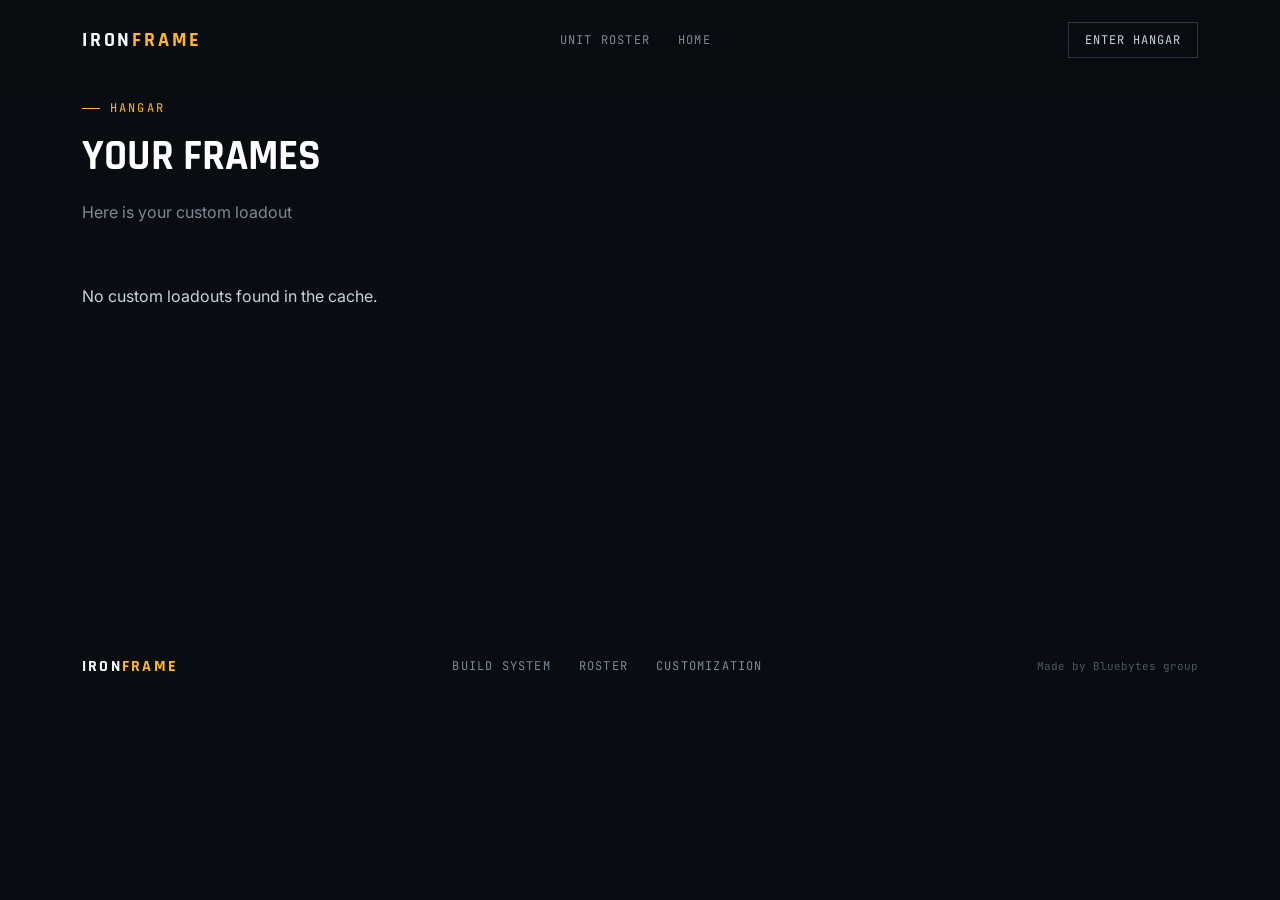
<file: hangar.html>
<!DOCTYPE html>
<html lang="en">

<head>
    <meta charset="UTF-8">
    <meta name="viewport" content="width=device-width, initial-scale=1.0">
    <title>IRONFRAMEBuilder</title>
    <link rel="preconnect" href="https://fonts.googleapis.com">
    <link
        href="https://fonts.googleapis.com/css2?family=Inter:wght@400;500;600&family=JetBrains+Mono:wght@400;500;700&family=Rajdhani:wght@500;600;700&display=swap"
        rel="stylesheet">
    <link rel="stylesheet" href="index.css">
</head>

<body>

    <header>
        <div class="wrap">
            <nav>
                <div class="logo">IRON<span>FRAME</span></div>
                <div class="navlinks">
                    <a href="Roster.html">Unit Roster</a>
                    <a href="index.html">Home</a>
                </div>
                <a class="nav-cta" href="#cta">Enter Hangar</a>
            </nav>
        </div>
    </header>

    <main>
        <!-- Roster Section -->
        <section id="roster">
            <div class="wrap">
                <div class="section-head">
                    <div class="eyebrow">Hangar</div>
                    <h2>Your Frames</h2>
                    <p>Here is your custom loadout</p>
                </div>

                <!-- We will inject all the saved loadouts into this container -->
                <div class="roster" id="roster-container">
                    <!-- Javascript will populate this -->
                </div>

                <script>
                    function getAllSavedLoadouts() {
                        var savedLoadouts = [];
                        var cachePrefix = 'ironframe_loadout_';

                        for (var i = 0; i < localStorage.length; i++) {
                            var key = localStorage.key(i);
                            if (key && key.indexOf(cachePrefix) === 0) {
                                try {
                                    var cachedData = localStorage.getItem(key);
                                    var loadout = JSON.parse(cachedData);

                                    if (loadout && loadout.frame) {
                                        savedLoadouts.push(loadout);
                                    }
                                } catch (e) {
                                    console.warn('Failed to parse saved loadout for key: ' + key, e);
                                }
                            }
                        }
                        return savedLoadouts;
                    }

                    // 1. Get the loadouts
                    var myLoadouts = getAllSavedLoadouts();

                    // 2. Target the container
                    var rosterContainer = document.getElementById("roster-container");

                    // 3. Clear the container just in case
                    rosterContainer.innerHTML = "";

                    // 4. Render the loadouts
                    if (myLoadouts.length === 0) {
                        rosterContainer.innerHTML = "<p>No custom loadouts found in the cache.</p>";
                        console.log("No loadouts found in cache.");
                    } else {
                        console.log("Found " + myLoadouts.length + " saved loadout(s):");

                        myLoadouts.forEach(function (loadout) {
                            // Extract just the part IDs from the parts object to make a comma-separated list
                            var partsList = Object.values(loadout.parts).join(", ");

                            // Create the HTML for this specific loadout
                            var loadoutHTML = `
                                <div class="loadout-container">
                                    <div class="loadout-image">
                                    </div>
                                    <div class="loadout-info">
                                        <h2>${loadout.frame.toUpperCase()}</h2>
                                        <p>${partsList.replace(/-/g, ' ')}</p>
                                    </div>
                                </div>
                            `;

                            // Append it to the container (using += so we don't overwrite previous ones)
                            rosterContainer.innerHTML += loadoutHTML;

                            // Keep console logs for debugging
                            console.log("Frame: " + loadout.frame.toUpperCase());
                            console.log("Parts:", loadout.parts);
                            console.log("----------------------");
                        });
                    }
                </script>
            </div>
        </section>

        <!-- Customization Section -->
        <section id="customize">

        </section>

    </main>

    <footer>
        <div class="wrap foot-grid">
            <div class="logo" style="font-size:16px;">IRON<span>FRAME</span></div>
            <div class="foot-links">
                <a href="#pipeline">Build System</a>
                <a href="#roster">Roster</a>
                <a href="#customize">Customization</a>
            </div>
            <div class="foot-note">Made by Bluebytes group</div>
        </div>
    </footer>

</body>

</html>
</file>
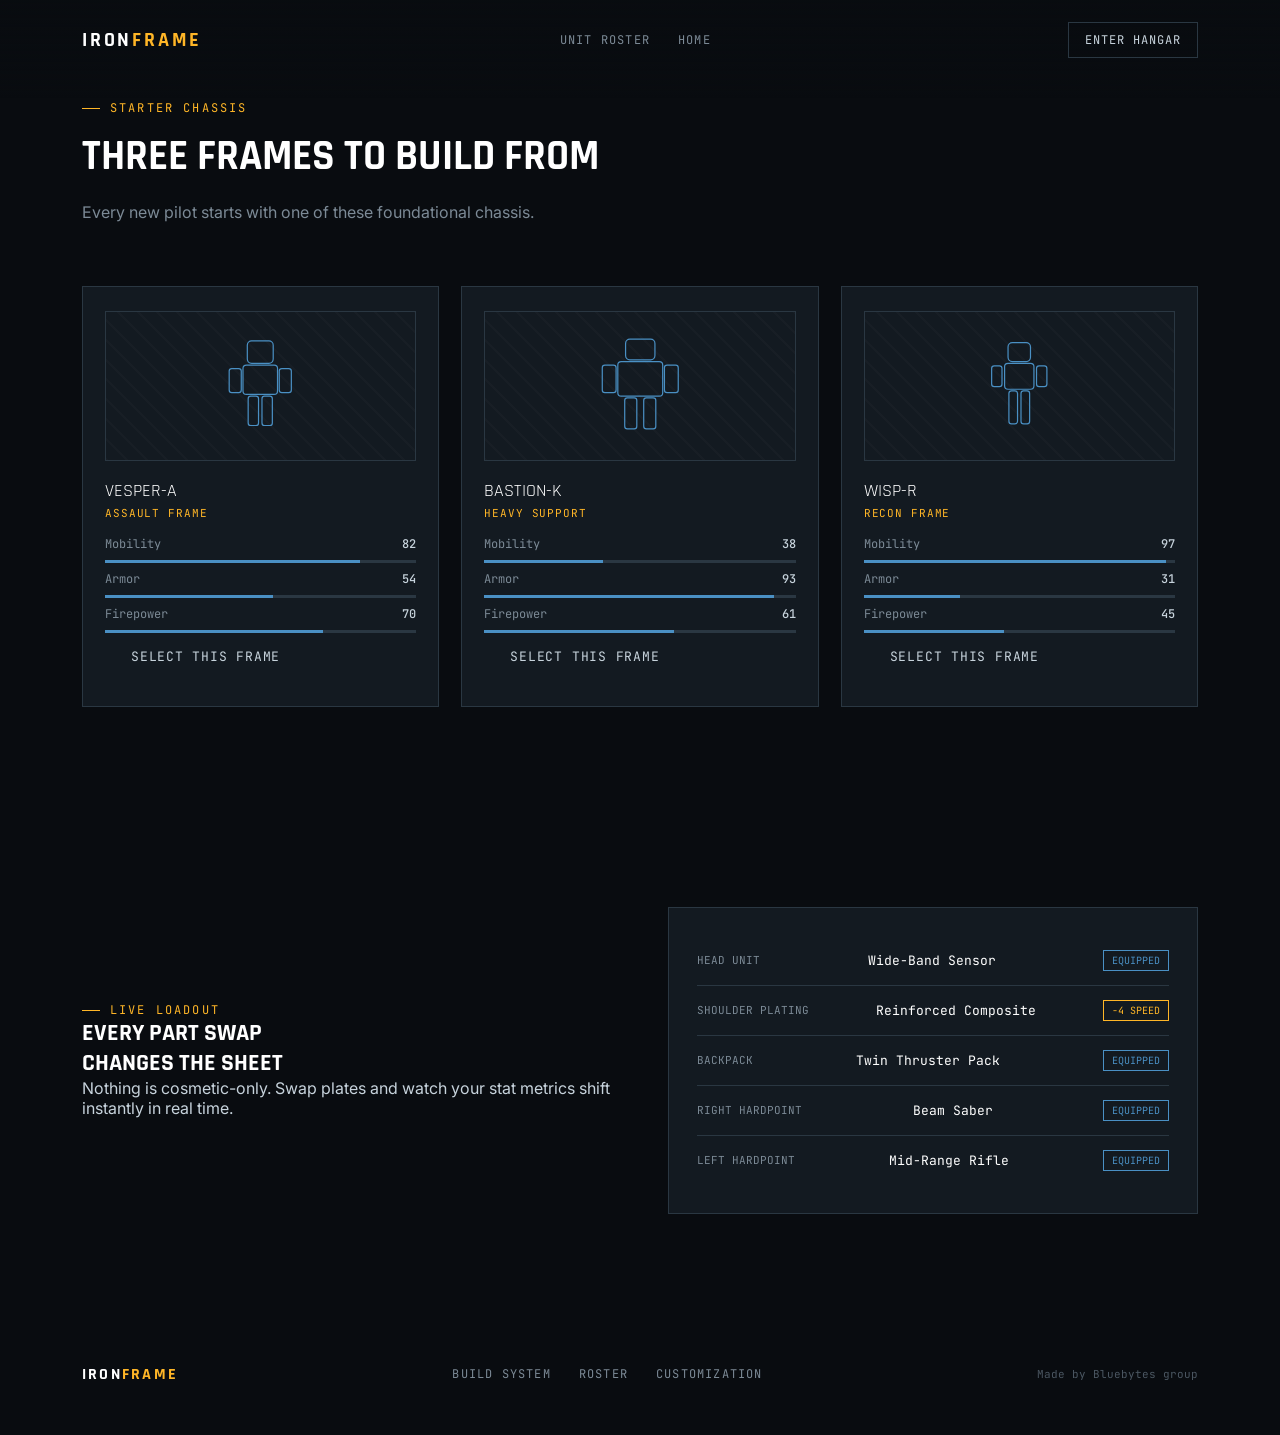
<file: mechselect.html>
<!DOCTYPE html>
<html lang="en">

<head>
    <meta charset="UTF-8">
    <meta name="viewport" content="width=device-width, initial-scale=1.0">
    <title>IRONFRAMEBuilder</title>
    <link rel="preconnect" href="https://fonts.googleapis.com">
    <link
        href="https://fonts.googleapis.com/css2?family=Inter:wght@400;500;600&family=JetBrains+Mono:wght@400;500;700&family=Rajdhani:wght@500;600;700&display=swap"
        rel="stylesheet">
    <link rel="stylesheet" href="index.css">
</head>

<body>

    <header>
        <div class="wrap">
            <nav>
                <div class="logo">IRON<span>FRAME</span></div>
                <div class="navlinks">
                    <a href="Roster.html">Unit Roster</a>
                    <a href="index.html">Home</a>
                </div>
                <a class="nav-cta" href="#cta">Enter Hangar</a>
            </nav>
        </div>
    </header>

    <main>
        <!-- Roster Section -->
        <section id="roster">
            <div class="wrap">
                <div class="section-head">
                    <div class="eyebrow">Starter chassis</div>
                    <h2>Three frames to build from</h2>
                    <p>Every new pilot starts with one of these foundational chassis.</p>
                </div>
                <div class="roster">
                    <!-- Card 1 -->

                    <div class="unit-card hud-frame">
                        <div class="unit-visual">
                            <svg viewBox="0 0 100 120" fill="none" stroke="#4a90c4" stroke-width="1.4">
                                <rect x="35" y="8" width="30" height="26" rx="5" />
                                <rect x="30" y="36" width="40" height="34" rx="4" />
                                <rect x="14" y="40" width="14" height="28" rx="3" />
                                <rect x="72" y="40" width="14" height="28" rx="3" />
                                <rect x="36" y="72" width="12" height="34" rx="3" />
                                <rect x="52" y="72" width="12" height="34" rx="3" />
                            </svg>
                        </div>

                        <div class="unit-name">VESPER-A</div>
                        <div class="unit-class">Assault Frame</div>
                        <div class="unit-specs">
                            <div class="spec-row"><span>Mobility</span><b>82</b></div>
                            <div class="spec-bar"><i style="width:82%"></i></div>
                            <div class="spec-row"><span>Armor</span><b>54</b></div>
                            <div class="spec-bar"><i style="width:54%"></i></div>
                            <div class="spec-row"><span>Firepower</span><b>70</b></div>
                            <div class="spec-bar"><i style="width:70%"></i></div>
                        </div>
                        <div class="btn">
                            <a href="Mechbuilder/mechbuildervesper.html">Select This Frame</a>
                        </div>
                    </div>
                    <!-- Card 2 -->
                    <div class="unit-card hud-frame">
                        <div class="unit-visual">
                            <svg viewBox="0 0 100 120" fill="none" stroke="#4a90c4" stroke-width="1.4">
                                <rect x="33" y="6" width="34" height="24" rx="5" />
                                <rect x="24" y="32" width="52" height="40" rx="4" />
                                <rect x="6" y="36" width="16" height="32" rx="3" />
                                <rect x="78" y="36" width="16" height="32" rx="3" />
                                <rect x="32" y="74" width="14" height="36" rx="3" />
                                <rect x="54" y="74" width="14" height="36" rx="3" />
                            </svg>
                        </div>

                        <div class="unit-name">BASTION-K</div>
                        <div class="unit-class">Heavy Support</div>
                        <div class="unit-specs">
                            <div class="spec-row"><span>Mobility</span><b>38</b></div>
                            <div class="spec-bar"><i style="width:38%"></i></div>
                            <div class="spec-row"><span>Armor</span><b>93</b></div>
                            <div class="spec-bar"><i style="width:93%"></i></div>
                            <div class="spec-row"><span>Firepower</span><b>61</b></div>
                            <div class="spec-bar"><i style="width:61%"></i></div>
                        </div>
                        <div class="btn">
                            <a href="Mechbuilder/mechbuilderbastion.html">Select This Frame</a>
                        </div>
                    </div>
                    <!-- Card 3 -->
                    <div class="unit-card hud-frame">
                        <div class="unit-visual">
                            <svg viewBox="0 0 100 120" fill="none" stroke="#4a90c4" stroke-width="1.4">
                                <rect x="37" y="10" width="26" height="22" rx="5" />
                                <rect x="33" y="34" width="34" height="30" rx="4" />
                                <rect x="18" y="37" width="12" height="24" rx="3" />
                                <rect x="70" y="37" width="12" height="24" rx="3" />
                                <rect x="38" y="66" width="10" height="38" rx="3" />
                                <rect x="52" y="66" width="10" height="38" rx="3" />
                            </svg>
                        </div>
                        <div class="unit-name">WISP-R</div>
                        <div class="unit-class">Recon Frame</div>
                        <div class="unit-specs">
                            <div class="spec-row"><span>Mobility</span><b>97</b></div>
                            <div class="spec-bar"><i style="width:97%"></i></div>
                            <div class="spec-row"><span>Armor</span><b>31</b></div>
                            <div class="spec-bar"><i style="width:31%"></i></div>
                            <div class="spec-row"><span>Firepower</span><b>45</b></div>
                            <div class="spec-bar"><i style="width:45%"></i></div>
                        </div>
                        <div class="btn">
                            <a href="Mechbuilder/mechbuilderwisp.html">Select This Frame</a>
                        </div>
                    </div>
                </div>
            </div>
        </section>

        <!-- Customization Section -->
        <section id="customize">
            <div class="wrap customize">
                <div>
                    <div class="eyebrow">Live loadout</div>
                    <h2>Every part swap<br>changes the sheet</h2>
                    <p>Nothing is cosmetic-only. Swap plates and watch your stat metrics shift instantly in real time.
                    </p>
                </div>
                <div class="swap-panel hud-frame">
                    <div class="swap-row"><span class="label">Head Unit</span><span class="value">Wide-Band
                            Sensor</span><span class="chip">Equipped</span></div>
                    <div class="swap-row"><span class="label">Shoulder Plating</span><span class="value">Reinforced
                            Composite</span><span class="chip warn">-4 Speed</span></div>
                    <div class="swap-row"><span class="label">Backpack</span><span class="value">Twin Thruster
                            Pack</span><span class="chip">Equipped</span></div>
                    <div class="swap-row"><span class="label">Right Hardpoint</span><span class="value">Beam
                            Saber</span><span class="chip">Equipped</span></div>
                    <div class="swap-row"><span class="label">Left Hardpoint</span><span class="value">Mid-Range
                            Rifle</span><span class="chip">Equipped</span></div>
                </div>
            </div>
        </section>

        <footer>
            <div class="wrap foot-grid">
                <div class="logo" style="font-size:16px;">IRON<span>FRAME</span></div>
                <div class="foot-links">
                    <a href="#pipeline">Build System</a>
                    <a href="#roster">Roster</a>
                    <a href="#customize">Customization</a>
                </div>
                <div class="foot-note">Made by Bluebytes group</div>
            </div>
        </footer>

</body>

</html>
</file>
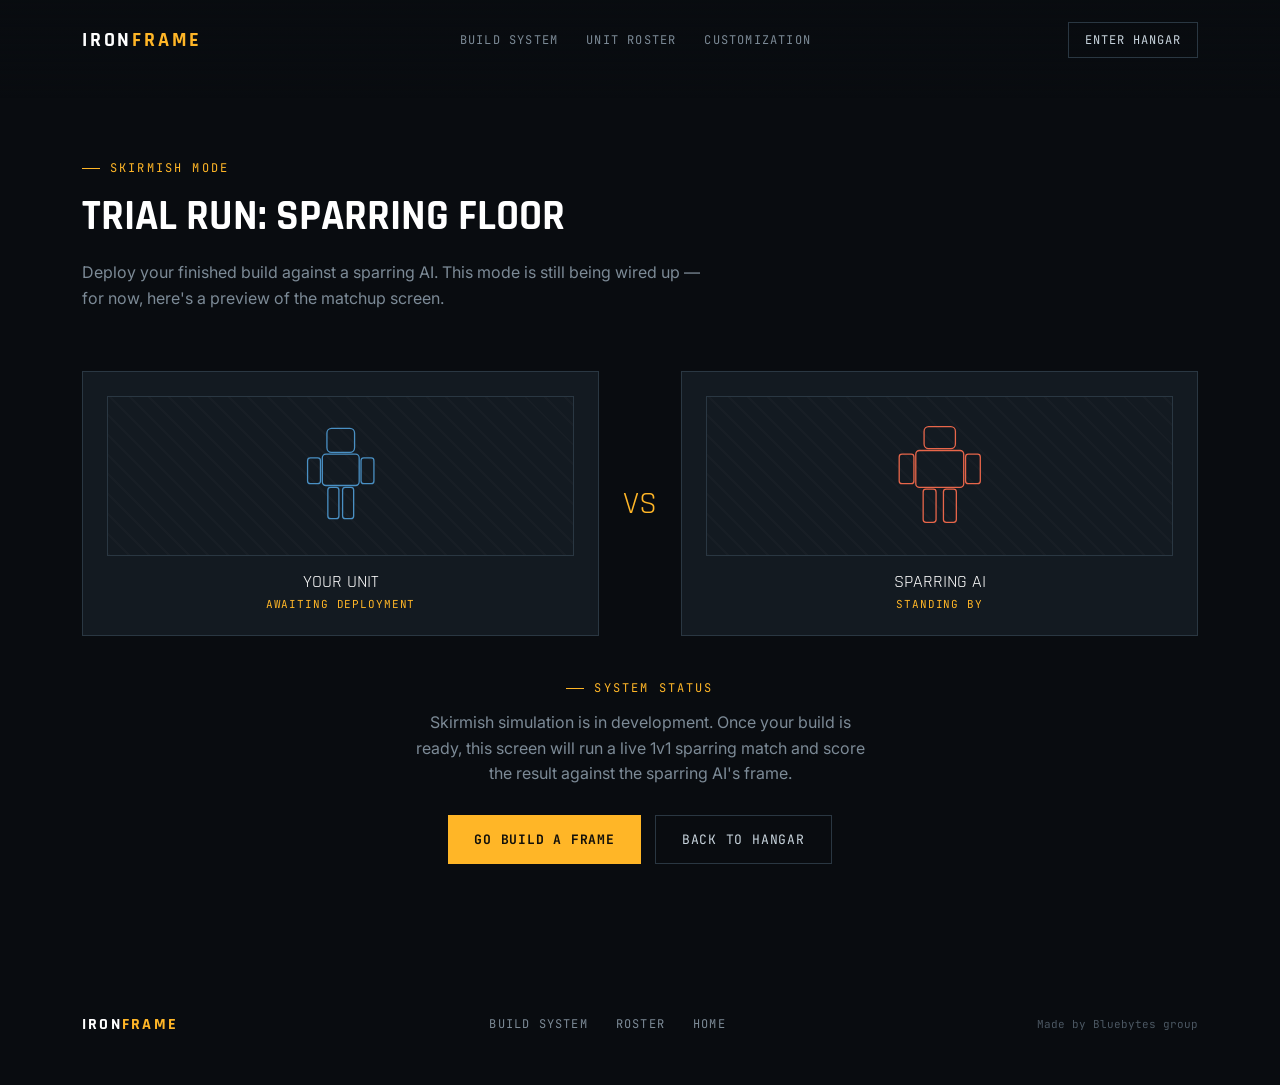
<file: watch.html>
<!DOCTYPE html>
<html lang="en">

<head>
    <meta charset="UTF-8">
    <meta name="viewport" content="width=device-width, initial-scale=1.0">
    <title>IRONFRAME // Skirmish</title>
    <link rel="preconnect" href="https://fonts.googleapis.com">
    <link
        href="https://fonts.googleapis.com/css2?family=Inter:wght@400;500;600&family=JetBrains+Mono:wght@400;500;700&family=Rajdhani:wght@500;600;700&display=swap"
        rel="stylesheet">
    <link rel="stylesheet" href="index.css">
</head>

<body>

    <header>
        <div class="wrap">
            <nav>
                <div class="logo">IRON<span>FRAME</span></div>
                <div class="navlinks">
                    <a href="index.html#pipeline">Build System</a>
                    <a href="mechselect.html">Unit Roster</a>
                    <a href="index.html#customize">Customization</a>
                </div>
                <a class="nav-cta" href="mechselect.html">Enter Hangar</a>
            </nav>
        </div>
    </header>

    <main>
        <section style="padding-top:160px;">
            <div class="wrap">
                <div class="section-head">
                    <div class="eyebrow">Skirmish mode</div>
                    <h2>Trial run: sparring floor</h2>
                    <p>Deploy your finished build against a sparring AI. This mode is still being wired up — for now,
                        here's a preview of the matchup screen.</p>
                </div>

                <div class="skirmish-arena">
                    <div class="skirmish-unit hud-frame">
                        <div class="unit-visual">
                            <svg viewBox="0 0 100 120" fill="none" stroke="#4a90c4" stroke-width="1.4">
                                <rect x="35" y="8" width="30" height="26" rx="5" />
                                <rect x="30" y="36" width="40" height="34" rx="4" />
                                <rect x="14" y="40" width="14" height="28" rx="3" />
                                <rect x="72" y="40" width="14" height="28" rx="3" />
                                <rect x="36" y="72" width="12" height="34" rx="3" />
                                <rect x="52" y="72" width="12" height="34" rx="3" />
                            </svg>
                        </div>
                        <div class="unit-name">YOUR UNIT</div>
                        <div class="unit-class">Awaiting deployment</div>
                    </div>

                    <div class="skirmish-vs">VS</div>

                    <div class="skirmish-unit hud-frame">
                        <div class="unit-visual">
                            <svg viewBox="0 0 100 120" fill="none" stroke="#e8664a" stroke-width="1.4">
                                <rect x="33" y="6" width="34" height="24" rx="5" />
                                <rect x="24" y="32" width="52" height="40" rx="4" />
                                <rect x="6" y="36" width="16" height="32" rx="3" />
                                <rect x="78" y="36" width="16" height="32" rx="3" />
                                <rect x="32" y="74" width="14" height="36" rx="3" />
                                <rect x="54" y="74" width="14" height="36" rx="3" />
                            </svg>
                        </div>
                        <div class="unit-name">SPARRING AI</div>
                        <div class="unit-class">Standing by</div>
                    </div>
                </div>

                <div class="skirmish-status">
                    <div class="eyebrow">System status</div>
                    <p>Skirmish simulation is in development. Once your build is ready, this screen will run a live
                        1v1 sparring match and score the result against the sparring AI's frame.</p>
                    <div class="hero-actions" style="justify-content:center; margin-top:28px;">
                        <a href="mechselect.html" class="btn btn-primary">Go Build a Frame</a>
                        <a href="index.html" class="btn btn-ghost">Back to Hangar</a>
                    </div>
                </div>
            </div>
        </section>
    </main>

    <footer>
        <div class="wrap foot-grid">
            <div class="logo" style="font-size:16px;">IRON<span>FRAME</span></div>
            <div class="foot-links">
                <a href="mechselect.html">Build System</a>
                <a href="Roster.html">Roster</a>
                <a href="index.html">Home</a>
            </div>
            <div class="foot-note">Made by Bluebytes group</div>
        </div>
    </footer>

</body>

</html>
</file>
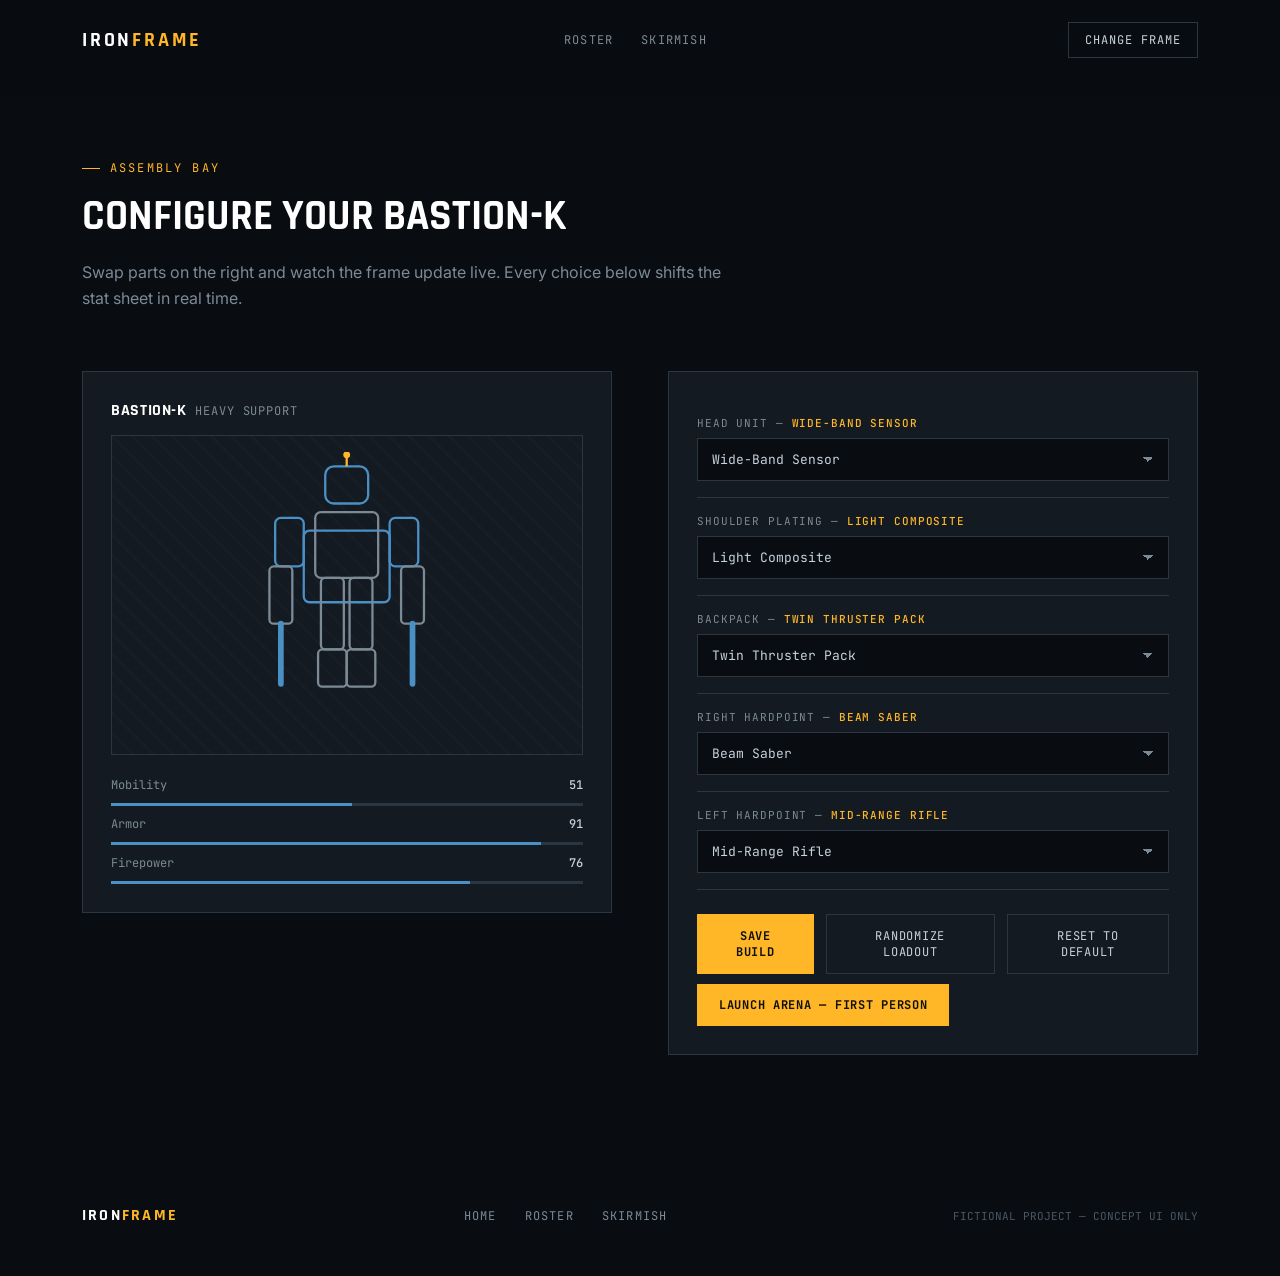
<file: Mechbuilder/mechbuilderbastion.html>
<!DOCTYPE html>
<html lang="en">

<head>
    <meta charset="UTF-8">
    <meta name="viewport" content="width=device-width, initial-scale=1.0">
    <title>IRONFRAME // Builder — BASTION-K</title>
    <link rel="preconnect" href="https://fonts.googleapis.com">
    <link
        href="https://fonts.googleapis.com/css2?family=Inter:wght@400;500;600&family=JetBrains+Mono:wght@400;500;700&family=Rajdhani:wght@500;600;700&display=swap"
        rel="stylesheet">
    <link rel="stylesheet" href="../index.css">
</head>

<body>

    <header>
        <div class="wrap">
            <nav>
                <div class="logo">IRON<span>FRAME</span></div>
                <div class="navlinks">
                    <a href="../mechselect.html">Roster</a>
                    <a href="../watch.html">Skirmish</a>
                </div>
                <a class="nav-cta" href="../mechselect.html">Change Frame</a>
            </nav>
        </div>
    </header>

    <main>
        <section style="padding-top:160px;">
            <div class="wrap">
                <div class="section-head">
                    <div class="eyebrow">Assembly bay</div>
                    <h2>Configure your BASTION-K</h2>
                    <p>Swap parts on the right and watch the frame update live. Every choice below shifts the stat
                        sheet in real time.</p>
                </div>

                <div class="builder" data-rythm-root>
                    <!-- Live Preview -->
                    <div class="builder-preview hud-frame">
                        <div class="frame-id">
                            <b data-frame-name>BASTION-K</b><span data-frame-class>Heavy Support</span>
                        </div>

                        <div class="builder-visual">
                            <svg viewBox="0 0 140 200" fill="none" stroke-width="1.6">
                                <rect data-preview="backpack" x="40" y="55" width="60" height="50" rx="4"
                                    stroke="#4a90c4" />
                                <rect data-preview="head" x="55" y="10" width="30" height="26" rx="6"
                                    stroke="#4a90c4" />
                                <line x1="70" y1="10" x2="70" y2="2" stroke="#ffb627" />
                                <circle cx="70" cy="2" r="2.4" fill="#ffb627" stroke="none" />
                                <rect x="48" y="42" width="44" height="46" rx="4" stroke="#7c8a96" />
                                <rect data-preview="shoulder" x="20" y="46" width="20" height="34" rx="4"
                                    stroke="#4a90c4" />
                                <rect data-preview="shoulder" x="100" y="46" width="20" height="34" rx="4"
                                    stroke="#4a90c4" />
                                <rect x="16" y="80" width="16" height="40" rx="3" stroke="#7c8a96" />
                                <rect x="108" y="80" width="16" height="40" rx="3" stroke="#7c8a96" />
                                <line data-preview="left" x1="24" y1="120" x2="24" y2="162" stroke="#4a90c4"
                                    stroke-width="4" stroke-linecap="round" />
                                <line data-preview="right" x1="116" y1="120" x2="116" y2="162" stroke="#4a90c4"
                                    stroke-width="4" stroke-linecap="round" />
                                <rect x="52" y="88" width="16" height="50" rx="3" stroke="#7c8a96" />
                                <rect x="72" y="88" width="16" height="50" rx="3" stroke="#7c8a96" />
                                <rect x="50" y="138" width="20" height="26" rx="3" stroke="#7c8a96" />
                                <rect x="70" y="138" width="20" height="26" rx="3" stroke="#7c8a96" />
                            </svg>
                        </div>

                        <div class="stat-sheet">
                            <div class="spec-row"><span>Mobility</span><b data-stat="mobility">38</b></div>
                            <div class="spec-bar"><i data-bar="mobility" style="width:38%"></i></div>
                            <div class="spec-row"><span>Armor</span><b data-stat="armor">93</b></div>
                            <div class="spec-bar"><i data-bar="armor" style="width:93%"></i></div>
                            <div class="spec-row"><span>Firepower</span><b data-stat="firepower">61</b></div>
                            <div class="spec-bar"><i data-bar="firepower" style="width:61%"></i></div>
                        </div>
                    </div>

                    <!-- Part Controls -->
                    <div class="controls-panel hud-frame">
                        <div class="control-row">
                            <span class="label">Head Unit — <span class="current" data-readout="head">Wide-Band
                                    Sensor</span></span>
                            <select class="rythm-select" data-slot="head"></select>
                        </div>
                        <div class="control-row">
                            <span class="label">Shoulder Plating — <span class="current"
                                    data-readout="shoulder">Light Composite</span></span>
                            <select class="rythm-select" data-slot="shoulder"></select>
                        </div>
                        <div class="control-row">
                            <span class="label">Backpack — <span class="current" data-readout="backpack">Twin
                                    Thruster Pack</span></span>
                            <select class="rythm-select" data-slot="backpack"></select>
                        </div>
                        <div class="control-row">
                            <span class="label">Right Hardpoint — <span class="current" data-readout="right">Beam
                                    Saber</span></span>
                            <select class="rythm-select" data-slot="right"></select>
                        </div>
                        <div class="control-row">
                            <span class="label">Left Hardpoint — <span class="current" data-readout="left">Mid-Range
                                    Rifle</span></span>
                            <select class="rythm-select" data-slot="left"></select>
                        </div>

                        <div class="builder-actions">
                            <button class="btn btn-primary" data-rythm-save>Save Build</button>
                            <button class="btn btn-ghost" data-rythm-random>Randomize Loadout</button>
                            <button class="btn btn-ghost" data-rythm-reset>Reset to Default</button>
                        </div>
                        <div class="build-status" data-build-status></div>
                        <div class="builder-actions" style="margin-top:10px;">
                            <a href="../Game/arena.html?frame=bastion" class="btn btn-primary">Launch Arena — First Person</a>
                        </div>
                    </div>
                </div>
            </div>
        </section>
    </main>

    <footer>
        <div class="wrap foot-grid">
            <div class="logo" style="font-size:16px;">IRON<span>FRAME</span></div>
            <div class="foot-links">
                <a href="../index.html">Home</a>
                <a href="../mechselect.html">Roster</a>
                <a href="../watch.html">Skirmish</a>
            </div>
            <div class="foot-note">FICTIONAL PROJECT — CONCEPT UI ONLY</div>
        </div>
    </footer>

    <script src="../Rythm.js"></script>
    <script>
        Rythm.init('bastion');
    </script>

</body>

</html>
</file>
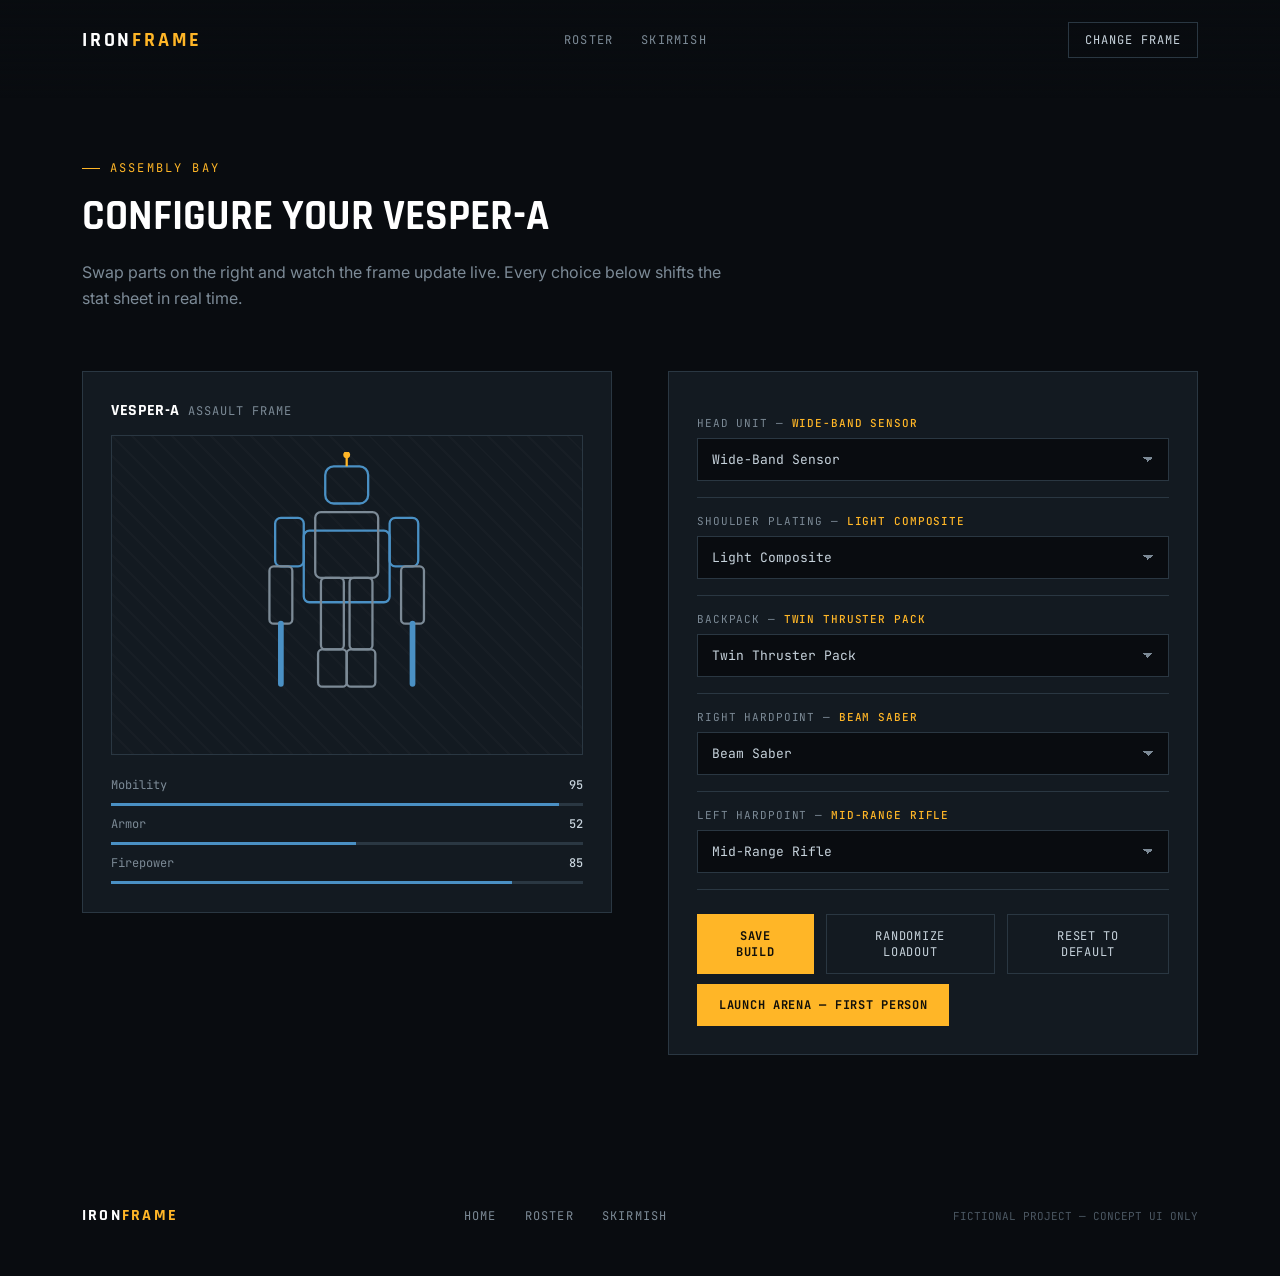
<file: Mechbuilder/mechbuildervesper.html>
<!DOCTYPE html>
<html lang="en">

<head>
    <meta charset="UTF-8">
    <meta name="viewport" content="width=device-width, initial-scale=1.0">
    <title>IRONFRAME // Builder — VESPER-A</title>
    <link rel="preconnect" href="https://fonts.googleapis.com">
    <link
        href="https://fonts.googleapis.com/css2?family=Inter:wght@400;500;600&family=JetBrains+Mono:wght@400;500;700&family=Rajdhani:wght@500;600;700&display=swap"
        rel="stylesheet">
    <link rel="stylesheet" href="../index.css">
</head>

<body>

    <header>
        <div class="wrap">
            <nav>
                <div class="logo">IRON<span>FRAME</span></div>
                <div class="navlinks">
                    <a href="../mechselect.html">Roster</a>
                    <a href="../watch.html">Skirmish</a>
                </div>
                <a class="nav-cta" href="../mechselect.html">Change Frame</a>
            </nav>
        </div>
    </header>

    <main>
        <section style="padding-top:160px;">
            <div class="wrap">
                <div class="section-head">
                    <div class="eyebrow">Assembly bay</div>
                    <h2>Configure your VESPER-A</h2>
                    <p>Swap parts on the right and watch the frame update live. Every choice below shifts the stat
                        sheet in real time.</p>
                </div>

                <div class="builder" data-rythm-root>
                    <!-- Live Preview -->
                    <div class="builder-preview hud-frame">
                        <div class="frame-id">
                            <b data-frame-name>VESPER-A</b><span data-frame-class>Assault Frame</span>
                        </div>

                        <div class="builder-visual">
                            <svg viewBox="0 0 140 200" fill="none" stroke-width="1.6">
                                <rect data-preview="backpack" x="40" y="55" width="60" height="50" rx="4"
                                    stroke="#4a90c4" />
                                <rect data-preview="head" x="55" y="10" width="30" height="26" rx="6"
                                    stroke="#4a90c4" />
                                <line x1="70" y1="10" x2="70" y2="2" stroke="#ffb627" />
                                <circle cx="70" cy="2" r="2.4" fill="#ffb627" stroke="none" />
                                <rect x="48" y="42" width="44" height="46" rx="4" stroke="#7c8a96" />
                                <rect data-preview="shoulder" x="20" y="46" width="20" height="34" rx="4"
                                    stroke="#4a90c4" />
                                <rect data-preview="shoulder" x="100" y="46" width="20" height="34" rx="4"
                                    stroke="#4a90c4" />
                                <rect x="16" y="80" width="16" height="40" rx="3" stroke="#7c8a96" />
                                <rect x="108" y="80" width="16" height="40" rx="3" stroke="#7c8a96" />
                                <line data-preview="left" x1="24" y1="120" x2="24" y2="162" stroke="#4a90c4"
                                    stroke-width="4" stroke-linecap="round" />
                                <line data-preview="right" x1="116" y1="120" x2="116" y2="162" stroke="#4a90c4"
                                    stroke-width="4" stroke-linecap="round" />
                                <rect x="52" y="88" width="16" height="50" rx="3" stroke="#7c8a96" />
                                <rect x="72" y="88" width="16" height="50" rx="3" stroke="#7c8a96" />
                                <rect x="50" y="138" width="20" height="26" rx="3" stroke="#7c8a96" />
                                <rect x="70" y="138" width="20" height="26" rx="3" stroke="#7c8a96" />
                            </svg>
                        </div>

                        <div class="stat-sheet">
                            <div class="spec-row"><span>Mobility</span><b data-stat="mobility">82</b></div>
                            <div class="spec-bar"><i data-bar="mobility" style="width:82%"></i></div>
                            <div class="spec-row"><span>Armor</span><b data-stat="armor">54</b></div>
                            <div class="spec-bar"><i data-bar="armor" style="width:54%"></i></div>
                            <div class="spec-row"><span>Firepower</span><b data-stat="firepower">70</b></div>
                            <div class="spec-bar"><i data-bar="firepower" style="width:70%"></i></div>
                        </div>
                    </div>

                    <!-- Part Controls -->
                    <div class="controls-panel hud-frame">
                        <div class="control-row">
                            <span class="label">Head Unit — <span class="current" data-readout="head">Wide-Band
                                    Sensor</span></span>
                            <select class="rythm-select" data-slot="head"></select>
                        </div>
                        <div class="control-row">
                            <span class="label">Shoulder Plating — <span class="current"
                                    data-readout="shoulder">Light Composite</span></span>
                            <select class="rythm-select" data-slot="shoulder"></select>
                        </div>
                        <div class="control-row">
                            <span class="label">Backpack — <span class="current" data-readout="backpack">Twin
                                    Thruster Pack</span></span>
                            <select class="rythm-select" data-slot="backpack"></select>
                        </div>
                        <div class="control-row">
                            <span class="label">Right Hardpoint — <span class="current" data-readout="right">Beam
                                    Saber</span></span>
                            <select class="rythm-select" data-slot="right"></select>
                        </div>
                        <div class="control-row">
                            <span class="label">Left Hardpoint — <span class="current" data-readout="left">Mid-Range
                                    Rifle</span></span>
                            <select class="rythm-select" data-slot="left"></select>
                        </div>

                        <div class="builder-actions">
                            <button class="btn btn-primary" data-rythm-save>Save Build</button>
                            <button class="btn btn-ghost" data-rythm-random>Randomize Loadout</button>
                            <button class="btn btn-ghost" data-rythm-reset>Reset to Default</button>
                        </div>
                        <div class="build-status" data-build-status></div>
                        <div class="builder-actions" style="margin-top:10px;">
                            <a href="../Game/arena.html?frame=vesper" class="btn btn-primary">Launch Arena — First Person</a>
                        </div>
                    </div>
                </div>
            </div>
        </section>
    </main>

    <footer>
        <div class="wrap foot-grid">
            <div class="logo" style="font-size:16px;">IRON<span>FRAME</span></div>
            <div class="foot-links">
                <a href="../index.html">Home</a>
                <a href="../mechselect.html">Roster</a>
                <a href="../watch.html">Skirmish</a>
            </div>
            <div class="foot-note">FICTIONAL PROJECT — CONCEPT UI ONLY</div>
        </div>
    </footer>

    <script src="../Rythm.js"></script>
    <script>
        Rythm.init('vesper');
    </script>

</body>

</html>
</file>
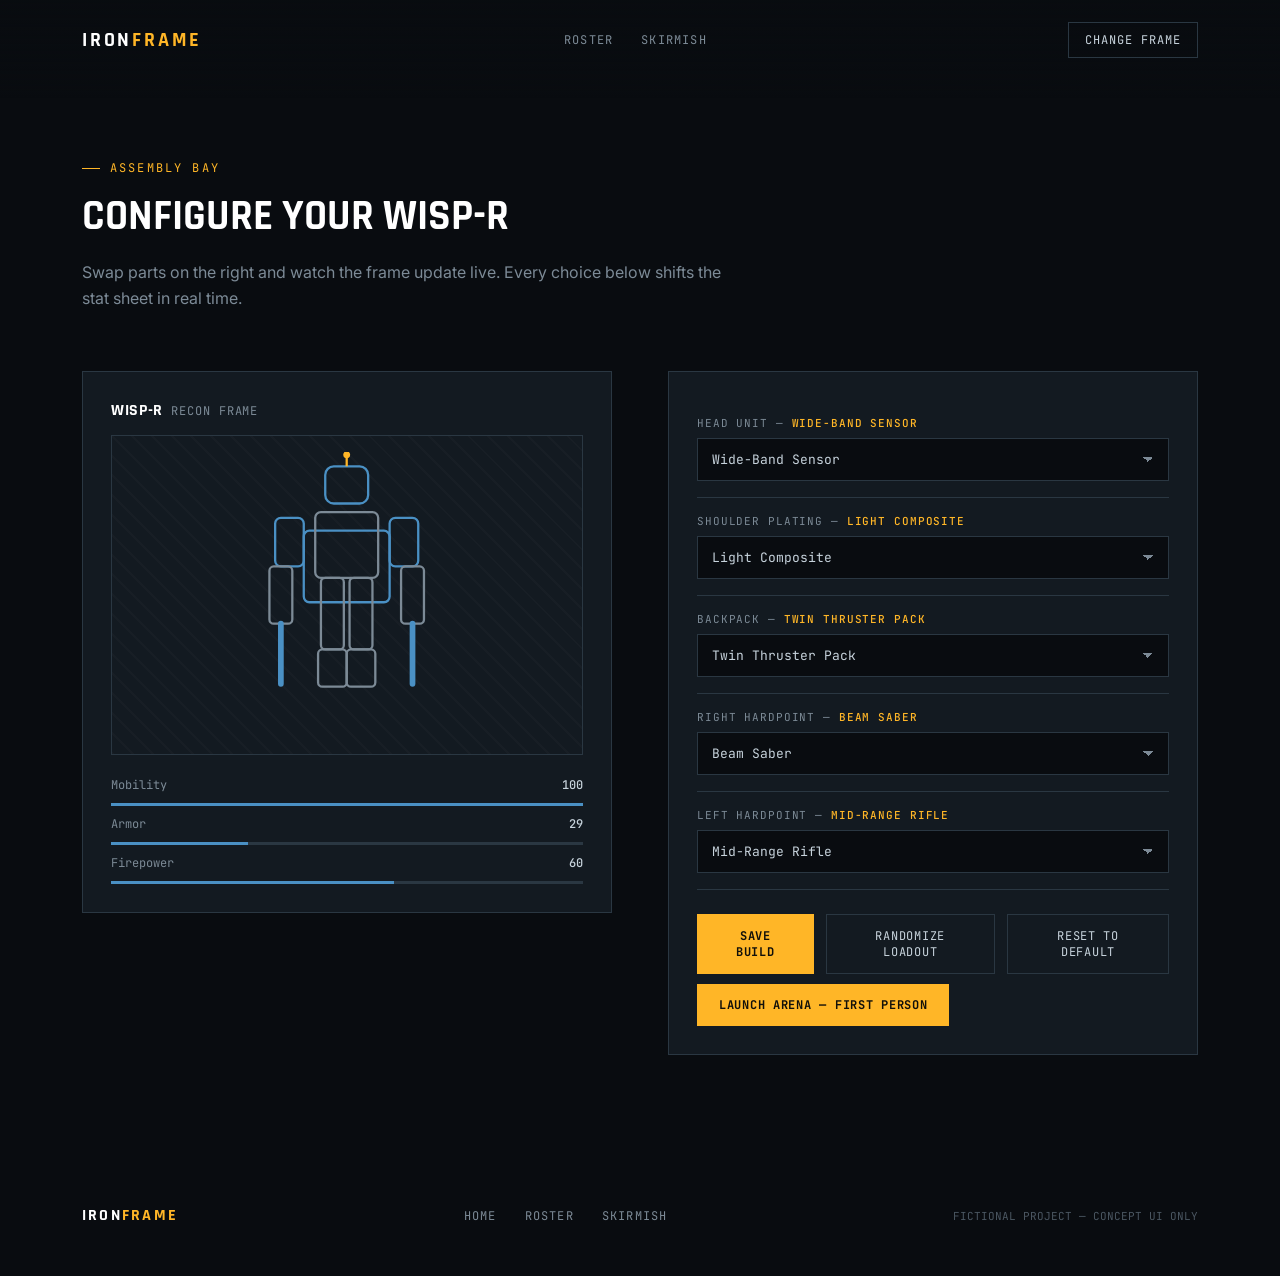
<file: Mechbuilder/mechbuilderwisp.html>
<!DOCTYPE html>
<html lang="en">

<head>
    <meta charset="UTF-8">
    <meta name="viewport" content="width=device-width, initial-scale=1.0">
    <title>IRONFRAME // Builder — WISP-R</title>
    <link rel="preconnect" href="https://fonts.googleapis.com">
    <link
        href="https://fonts.googleapis.com/css2?family=Inter:wght@400;500;600&family=JetBrains+Mono:wght@400;500;700&family=Rajdhani:wght@500;600;700&display=swap"
        rel="stylesheet">
    <link rel="stylesheet" href="../index.css">
</head>

<body>

    <header>
        <div class="wrap">
            <nav>
                <div class="logo">IRON<span>FRAME</span></div>
                <div class="navlinks">
                    <a href="../mechselect.html">Roster</a>
                    <a href="../watch.html">Skirmish</a>
                </div>
                <a class="nav-cta" href="../mechselect.html">Change Frame</a>
            </nav>
        </div>
    </header>

    <main>
        <section style="padding-top:160px;">
            <div class="wrap">
                <div class="section-head">
                    <div class="eyebrow">Assembly bay</div>
                    <h2>Configure your WISP-R</h2>
                    <p>Swap parts on the right and watch the frame update live. Every choice below shifts the stat
                        sheet in real time.</p>
                </div>

                <div class="builder" data-rythm-root>
                    <!-- Live Preview -->
                    <div class="builder-preview hud-frame">
                        <div class="frame-id">
                            <b data-frame-name>WISP-R</b><span data-frame-class>Recon Frame</span>
                        </div>

                        <div class="builder-visual">
                            <svg viewBox="0 0 140 200" fill="none" stroke-width="1.6">
                                <rect data-preview="backpack" x="40" y="55" width="60" height="50" rx="4"
                                    stroke="#4a90c4" />
                                <rect data-preview="head" x="55" y="10" width="30" height="26" rx="6"
                                    stroke="#4a90c4" />
                                <line x1="70" y1="10" x2="70" y2="2" stroke="#ffb627" />
                                <circle cx="70" cy="2" r="2.4" fill="#ffb627" stroke="none" />
                                <rect x="48" y="42" width="44" height="46" rx="4" stroke="#7c8a96" />
                                <rect data-preview="shoulder" x="20" y="46" width="20" height="34" rx="4"
                                    stroke="#4a90c4" />
                                <rect data-preview="shoulder" x="100" y="46" width="20" height="34" rx="4"
                                    stroke="#4a90c4" />
                                <rect x="16" y="80" width="16" height="40" rx="3" stroke="#7c8a96" />
                                <rect x="108" y="80" width="16" height="40" rx="3" stroke="#7c8a96" />
                                <line data-preview="left" x1="24" y1="120" x2="24" y2="162" stroke="#4a90c4"
                                    stroke-width="4" stroke-linecap="round" />
                                <line data-preview="right" x1="116" y1="120" x2="116" y2="162" stroke="#4a90c4"
                                    stroke-width="4" stroke-linecap="round" />
                                <rect x="52" y="88" width="16" height="50" rx="3" stroke="#7c8a96" />
                                <rect x="72" y="88" width="16" height="50" rx="3" stroke="#7c8a96" />
                                <rect x="50" y="138" width="20" height="26" rx="3" stroke="#7c8a96" />
                                <rect x="70" y="138" width="20" height="26" rx="3" stroke="#7c8a96" />
                            </svg>
                        </div>

                        <div class="stat-sheet">
                            <div class="spec-row"><span>Mobility</span><b data-stat="mobility">97</b></div>
                            <div class="spec-bar"><i data-bar="mobility" style="width:97%"></i></div>
                            <div class="spec-row"><span>Armor</span><b data-stat="armor">31</b></div>
                            <div class="spec-bar"><i data-bar="armor" style="width:31%"></i></div>
                            <div class="spec-row"><span>Firepower</span><b data-stat="firepower">45</b></div>
                            <div class="spec-bar"><i data-bar="firepower" style="width:45%"></i></div>
                        </div>
                    </div>

                    <!-- Part Controls -->
                    <div class="controls-panel hud-frame">
                        <div class="control-row">
                            <span class="label">Head Unit — <span class="current" data-readout="head">Wide-Band
                                    Sensor</span></span>
                            <select class="rythm-select" data-slot="head"></select>
                        </div>
                        <div class="control-row">
                            <span class="label">Shoulder Plating — <span class="current"
                                    data-readout="shoulder">Light Composite</span></span>
                            <select class="rythm-select" data-slot="shoulder"></select>
                        </div>
                        <div class="control-row">
                            <span class="label">Backpack — <span class="current" data-readout="backpack">Twin
                                    Thruster Pack</span></span>
                            <select class="rythm-select" data-slot="backpack"></select>
                        </div>
                        <div class="control-row">
                            <span class="label">Right Hardpoint — <span class="current" data-readout="right">Beam
                                    Saber</span></span>
                            <select class="rythm-select" data-slot="right"></select>
                        </div>
                        <div class="control-row">
                            <span class="label">Left Hardpoint — <span class="current" data-readout="left">Mid-Range
                                    Rifle</span></span>
                            <select class="rythm-select" data-slot="left"></select>
                        </div>

                        <div class="builder-actions">
                            <button class="btn btn-primary" data-rythm-save>Save Build</button>
                            <button class="btn btn-ghost" data-rythm-random>Randomize Loadout</button>
                            <button class="btn btn-ghost" data-rythm-reset>Reset to Default</button>
                        </div>
                        <div class="build-status" data-build-status></div>
                        <div class="builder-actions" style="margin-top:10px;">
                            <a href="../Game/arena.html?frame=wisp" class="btn btn-primary">Launch Arena — First Person</a>
                        </div>
                    </div>
                </div>
            </div>
        </section>
    </main>

    <footer>
        <div class="wrap foot-grid">
            <div class="logo" style="font-size:16px;">IRON<span>FRAME</span></div>
            <div class="foot-links">
                <a href="../index.html">Home</a>
                <a href="../mechselect.html">Roster</a>
                <a href="../watch.html">Skirmish</a>
            </div>
            <div class="foot-note">FICTIONAL PROJECT — CONCEPT UI ONLY</div>
        </div>
    </footer>

    <script src="../Rythm.js"></script>
    <script>
        Rythm.init('wisp');
    </script>

</body>

</html>
</file>
<file: index.css>
:root {
            --void: #090c10;
            --plate: #131a21;
            --plate-2: #1b2530;
            --line: #2a3742;
            --steel: #c7d3dc;
            --steel-dim: #7c8a96;
            --amber: #ffb627;
            --fed-blue: #4a90c4;
            --font-display: 'Rajdhani', sans-serif;
            --font-body: 'Inter', sans-serif;
            --font-mono: 'JetBrains Mono', monospace;
        }

        *,
        *::before,
        *::after {
            margin: 0;
            padding: 0;
            box-sizing: border-box;
        }

        html {
            scroll-behavior: smooth;
        }

        body {
            background: var(--void);
            color: var(--steel);
            font-family: var(--font-body);
            overflow-x: hidden;
        }

        a {
            color: inherit;
            text-decoration: none;
        }

        button {
            cursor: pointer;
            border: none;
        }

        /* ---------- Utility & Reusables ---------- */
        .wrap {
            max-width: 1180px;
            margin: 0 auto;
            padding: 0 32px;
        }

        .eyebrow {
            font-family: var(--font-mono);
            font-size: 12px;
            letter-spacing: .18em;
            text-transform: uppercase;
            color: var(--amber);
            display: flex;
            align-items: center;
            gap: 10px;
        }

        .eyebrow::before {
            content: "";
            width: 18px;
            height: 1px;
            background: var(--amber);
        }

        h1,
        h2,
        h3 {
            font-family: var(--font-display);
            font-weight: 700;
            text-transform: uppercase;
            color: #fff;
        }

        /* HUD Corner Bracket Effect */
        .hud-frame {
            position: relative;
        }

        .hud-frame::before,
        .hud-frame::after {
            content: "";
            position: absolute;
            width: 16px;
            height: 16px;
            border: 1.5px solid var(--line);
        }

        .hud-frame::before {
            top: -1px;
            left: -1px;
            border-right: none;
            border-bottom: none;
        }

        .hud-frame::after {
            bottom: -1px;
            right: -1px;
            border-left: none;
            border-top: none;
        }

        /* Buttons */
        .btn {
            font-family: var(--font-mono);
            font-size: 13px;
            letter-spacing: .06em;
            text-transform: uppercase;
            padding: 15px 26px;
            display: inline-flex;
            align-items: center;
            gap: 10px;
            transition: transform .15s ease;
        }

        .btn:hover {
            transform: translateY(-2px);
        }

        .btn-primary {
            background: var(--amber);
            color: #12100a;
            font-weight: 700;
        }

        .btn-ghost {
            border: 1px solid var(--line);
            color: var(--steel);
            background: transparent;
        }

        .btn-ghost:hover {
            border-color: var(--steel);
        }

        /* ---------- Header ---------- */
        header {
            position: fixed;
            top: 0;
            left: 0;
            right: 0;
            z-index: 50;
            background: linear-gradient(to bottom, rgba(9, 12, 16, .92), rgba(9, 12, 16, 0));
            padding: 22px 0 40px;
        }

        nav,
        .foot-grid {
            display: flex;
            align-items: center;
            justify-content: space-between;
        }

        .logo {
            font-family: var(--font-display);
            font-weight: 700;
            font-size: 20px;
            letter-spacing: .14em;
            color: #fff;
        }

        .logo span {
            color: var(--amber);
        }

        .navlinks,
        .foot-links {
            display: flex;
            gap: 28px;
            font-family: var(--font-mono);
            font-size: 12px;
            letter-spacing: .1em;
            text-transform: uppercase;
        }

        .navlinks a,
        .foot-links a {
            color: var(--steel-dim);
            transition: color .2s;
        }

        .navlinks a:hover,
        .foot-links a:hover {
            color: var(--amber);
        }

        .nav-cta {
            font-family: var(--font-mono);
            font-size: 12px;
            letter-spacing: .08em;
            text-transform: uppercase;
            border: 1px solid var(--line);
            padding: 9px 16px;
            color: var(--steel);
            transition: .2s;
        }

        .nav-cta:hover {
            border-color: var(--amber);
            color: var(--amber);
        }

        @media (max-width: 820px) {
            .navlinks {
                display: none;
            }
        }

        /* ---------- Hero ---------- */
        .hero {
            min-height: 100vh;
            display: flex;
            align-items: center;
            padding-top: 110px;
            position: relative;
            background: radial-gradient(circle at 78% 30%, rgba(74, 144, 196, .12), transparent 45%);
        }

        .hero-grid {
            display: grid;
            grid-template-columns: 1.05fr 1fr;
            gap: 40px;
            align-items: center;
            width: 100%;
        }

        .hero h1 {
            font-size: clamp(40px, 6vw, 72px);
            line-height: .98;
            margin: 18px 0 22px;
        }

        .hero h1 em {
            font-style: normal;
            color: var(--amber);
        }

        .lede {
            font-size: 17px;
            color: var(--steel-dim);
            max-width: 46ch;
            line-height: 1.6;
            margin-bottom: 34px;
        }

        .hero-actions {
            display: flex;
            gap: 14px;
            flex-wrap: wrap;
        }

        .hero-stats {
            display: flex;
            gap: 34px;
            margin-top: 44px;
            font-family: var(--font-mono);
        }

        .hero-stats b {
            display: block;
            font-size: 22px;
            color: #fff;
        }

        .hero-stats span {
            font-size: 11px;
            color: var(--steel-dim);
            letter-spacing: .08em;
            text-transform: uppercase;
        }

        /* Hero Schema Graphic */
        .hero-schema {
            position: relative;
            aspect-ratio: 1/1.15;
        }

        .hero-schema svg {
            width: 100%;
            height: 100%;
        }

        .schema-tag {
            position: absolute;
            font-family: var(--font-mono);
            font-size: 10px;
            color: var(--fed-blue);
        }

        .scanline {
            position: absolute;
            left: 6%;
            right: 6%;
            height: 1px;
            background: linear-gradient(90deg, transparent, var(--amber), transparent);
            animation: scan 4.5s linear infinite;
            opacity: .75;
        }

        @keyframes scan {
            0% {
                top: 6%;
            }

            50% {
                top: 92%;
            }

            100% {
                top: 6%;
            }
        }

        /* ---------- Sections Shared ---------- */
        section {
            padding: 100px 0;
            position: relative;
        }

        .section-head {
            max-width: 640px;
            margin-bottom: 60px;
        }

        .section-head h2 {
            font-size: clamp(28px, 3.6vw, 42px);
            margin-top: 14px;
        }

        .section-head p {
            color: var(--steel-dim);
            margin-top: 16px;
            font-size: 16px;
            line-height: 1.6;
        }

        /* ---------- Pipeline ---------- */
        .pipeline {
            display: grid;
            grid-template-columns: repeat(4, 1fr);
            gap: 1px;
            background: var(--line);
            border: 1px solid var(--line);
        }

        .pipe-step {
            background: var(--plate);
            padding: 32px 26px;
        }

        .pipe-step .idx {
            font-family: var(--font-mono);
            color: var(--amber);
            font-size: 13px;
        }

        .pipe-step h3 {
            font-size: 19px;
            margin: 14px 0 10px;
        }

        .pipe-step p {
            font-size: 14px;
            color: var(--steel-dim);
            line-height: 1.55;
        }

        /* ---------- Unit Roster ---------- */
        .roster {
            display: grid;
            grid-template-columns: repeat(3, 1fr);
            gap: 22px;
        }

        .unit-card {
            background: var(--plate);
            border: 1px solid var(--line);
            padding: 24px 22px 26px;
            transition: .2s;
        }

        .unit-card:hover {
            border-color: var(--fed-blue);
            transform: translateY(-4px);
        }

        .unit-visual {
            height: 150px;
            display: flex;
            align-items: center;
            justify-content: center;
            background: repeating-linear-gradient(45deg, rgba(255, 255, 255, .02) 0 2px, transparent 2px 14px);
            border: 1px solid var(--line);
            margin-bottom: 18px;
        }

        .unit-visual svg {
            width: 70%;
            height: 70%;
        }

        .unit-name {
            font-family: var(--font-display);
            font-size: 18px;
            color: #fff;
        }

        .unit-class {
            font-family: var(--font-mono);
            font-size: 11px;
            color: var(--amber);
            letter-spacing: .08em;
            text-transform: uppercase;
            margin-top: 4px;
        }

        .unit-specs {
            margin-top: 16px;
            display: grid;
            gap: 8px;
        }

        .spec-row {
            display: flex;
            justify-content: space-between;
            font-family: var(--font-mono);
            font-size: 12px;
            color: var(--steel-dim);
        }

        .spec-row b {
            color: var(--steel);
            font-weight: 500;
        }

        .spec-bar {
            height: 3px;
            background: var(--line);
            position: relative;
        }

        .spec-bar i {
            position: absolute;
            inset: 0 auto 0 0;
            background: var(--fed-blue);
        }

        /* ---------- Customization ---------- */
        .customize {
            display: grid;
            grid-template-columns: 1fr 1fr;
            gap: 56px;
            align-items: center;
        }

        .swap-panel {
            background: var(--plate);
            border: 1px solid var(--line);
            padding: 28px;
        }

        .swap-row {
            display: flex;
            justify-content: space-between;
            align-items: center;
            padding: 14px 0;
            border-bottom: 1px solid var(--line);
            font-family: var(--font-mono);
            font-size: 13px;
        }

        .swap-row:last-child {
            border-bottom: none;
        }

        .swap-row .label {
            color: var(--steel-dim);
            text-transform: uppercase;
            font-size: 11px;
        }

        .swap-row .value {
            color: #fff;
        }

        .chip {
            font-size: 10px;
            padding: 3px 8px;
            border: 1px solid var(--fed-blue);
            color: var(--fed-blue);
            text-transform: uppercase;
        }

        .chip.warn {
            border-color: var(--amber);
            color: var(--amber);
        }

        /* ---------- CTA & Footer ---------- */
        .cta-band {
            background: var(--plate-2);
            border-top: 1px solid var(--line);
            border-bottom: 1px solid var(--line);
            padding: 90px 0;
            text-align: center;
        }

        .cta-band h2 {
            font-size: clamp(30px, 4.5vw, 48px);
        }

        .cta-band p {
            color: var(--steel-dim);
            margin: 16px auto 34px;
            max-width: 50ch;
        }

        .cta-band .hero-actions {
            justify-content: center;
        }

        footer {
            padding: 50px 0;
        }

        .foot-note {
            font-family: var(--font-mono);
            font-size: 11px;
            color: #4b5762;
        }

        /* ---------- Responsive Media Queries ---------- */
        @media (max-width: 900px) {

            .hero-grid,
            .pipeline,
            .roster,
            .customize {
                grid-template-columns: 1fr;
            }

            .hero-schema {
                max-width: 360px;
                margin: 0 auto 20px;
                order: -1;
            }

            .btn {
                width: 80%;
                margin: 10px auto 0 10%;
                height: 36px;
                font-family: var(--font-mono);
                font-size: 11px;
                letter-spacing: .06em;
                text-transform: uppercase;
                padding: 0 16px;
                background: transparent;
                border: 1px solid var(--line);
                color: var(--steel);
                display: inline-flex;
                align-items: center;
                justify-content: center;
                transition: border-color .2s, color .2s, transform .15s ease;
            }

            .btn:hover {
                border-color: var(--amber);
                color: var(--amber);
                transform: translateY(-2px);
            }

            .unit-visual {
                height: 120px;
            }
        }
/* ---------- Mech Builder (Rythm.js powered) ---------- */
.builder {
    display: grid;
    grid-template-columns: 1fr 1fr;
    gap: 56px;
    align-items: start;
}

.builder-preview {
    background: var(--plate);
    border: 1px solid var(--line);
    padding: 28px;
    position: sticky;
    top: 110px;
}

.builder-preview .frame-id {
    font-family: var(--font-mono);
    font-size: 12px;
    color: var(--steel-dim);
    letter-spacing: .08em;
    text-transform: uppercase;
    margin-bottom: 14px;
}

.builder-preview .frame-id b {
    color: #fff;
    font-family: var(--font-display);
    font-size: 16px;
    letter-spacing: .04em;
    margin-right: 8px;
}

.builder-visual {
    height: 320px;
    display: flex;
    align-items: center;
    justify-content: center;
    background: repeating-linear-gradient(45deg, rgba(255, 255, 255, .02) 0 2px, transparent 2px 14px);
    border: 1px solid var(--line);
    margin-bottom: 22px;
    transition: border-color .2s;
}

.builder-visual svg {
    width: 62%;
    height: 90%;
}

.builder-visual svg [data-preview] {
    transition: stroke .25s ease;
}

.stat-sheet {
    display: grid;
    gap: 10px;
}

.controls-panel {
    background: var(--plate);
    border: 1px solid var(--line);
    padding: 28px;
}

.control-row {
    padding: 16px 0;
    border-bottom: 1px solid var(--line);
}

.control-row:last-of-type {
    border-bottom: none;
}

.control-row .label {
    font-family: var(--font-mono);
    font-size: 11px;
    color: var(--steel-dim);
    letter-spacing: .08em;
    text-transform: uppercase;
    display: block;
    margin-bottom: 8px;
}

.control-row .current {
    color: var(--amber);
    font-weight: 500;
}

.rythm-select {
    width: 100%;
    background: var(--void);
    border: 1px solid var(--line);
    color: var(--steel);
    font-family: var(--font-mono);
    font-size: 13px;
    padding: 12px 14px;
    appearance: none;
    background-image: linear-gradient(45deg, transparent 50%, var(--steel-dim) 50%),
        linear-gradient(135deg, var(--steel-dim) 50%, transparent 50%);
    background-position: calc(100% - 20px) center, calc(100% - 15px) center;
    background-size: 5px 5px, 5px 5px;
    background-repeat: no-repeat;
    transition: border-color .2s;
}

.rythm-select:hover,
.rythm-select:focus {
    border-color: var(--fed-blue);
    outline: none;
}

.builder-actions {
    display: flex;
    gap: 12px;
    margin-top: 24px;
}

.builder-actions .btn {
    padding: 13px 22px;
    font-size: 12px;
}

@media (max-width: 900px) {
    .builder {
        grid-template-columns: 1fr;
    }

    .builder-preview {
        position: static;
    }
}

/* ---------- Watch / Skirmish placeholder ---------- */
.skirmish-arena {
    display: grid;
    grid-template-columns: 1fr auto 1fr;
    gap: 24px;
    align-items: center;
}

.skirmish-unit {
    background: var(--plate);
    border: 1px solid var(--line);
    padding: 24px;
    text-align: center;
}

.skirmish-unit .unit-visual {
    height: 160px;
    margin-bottom: 14px;
}

.skirmish-vs {
    font-family: var(--font-display);
    font-size: 32px;
    color: var(--amber);
    text-align: center;
}

.skirmish-status {
    text-align: center;
    margin-top: 44px;
}

.skirmish-status .eyebrow {
    justify-content: center;
    margin-bottom: 14px;
}

.skirmish-status p {
    color: var(--steel-dim);
    max-width: 46ch;
    margin: 0 auto;
    line-height: 1.6;
}

@media (max-width: 900px) {
    .skirmish-arena {
        grid-template-columns: 1fr;
    }

    .skirmish-vs {
        padding: 10px 0;
    }
}
</file>
